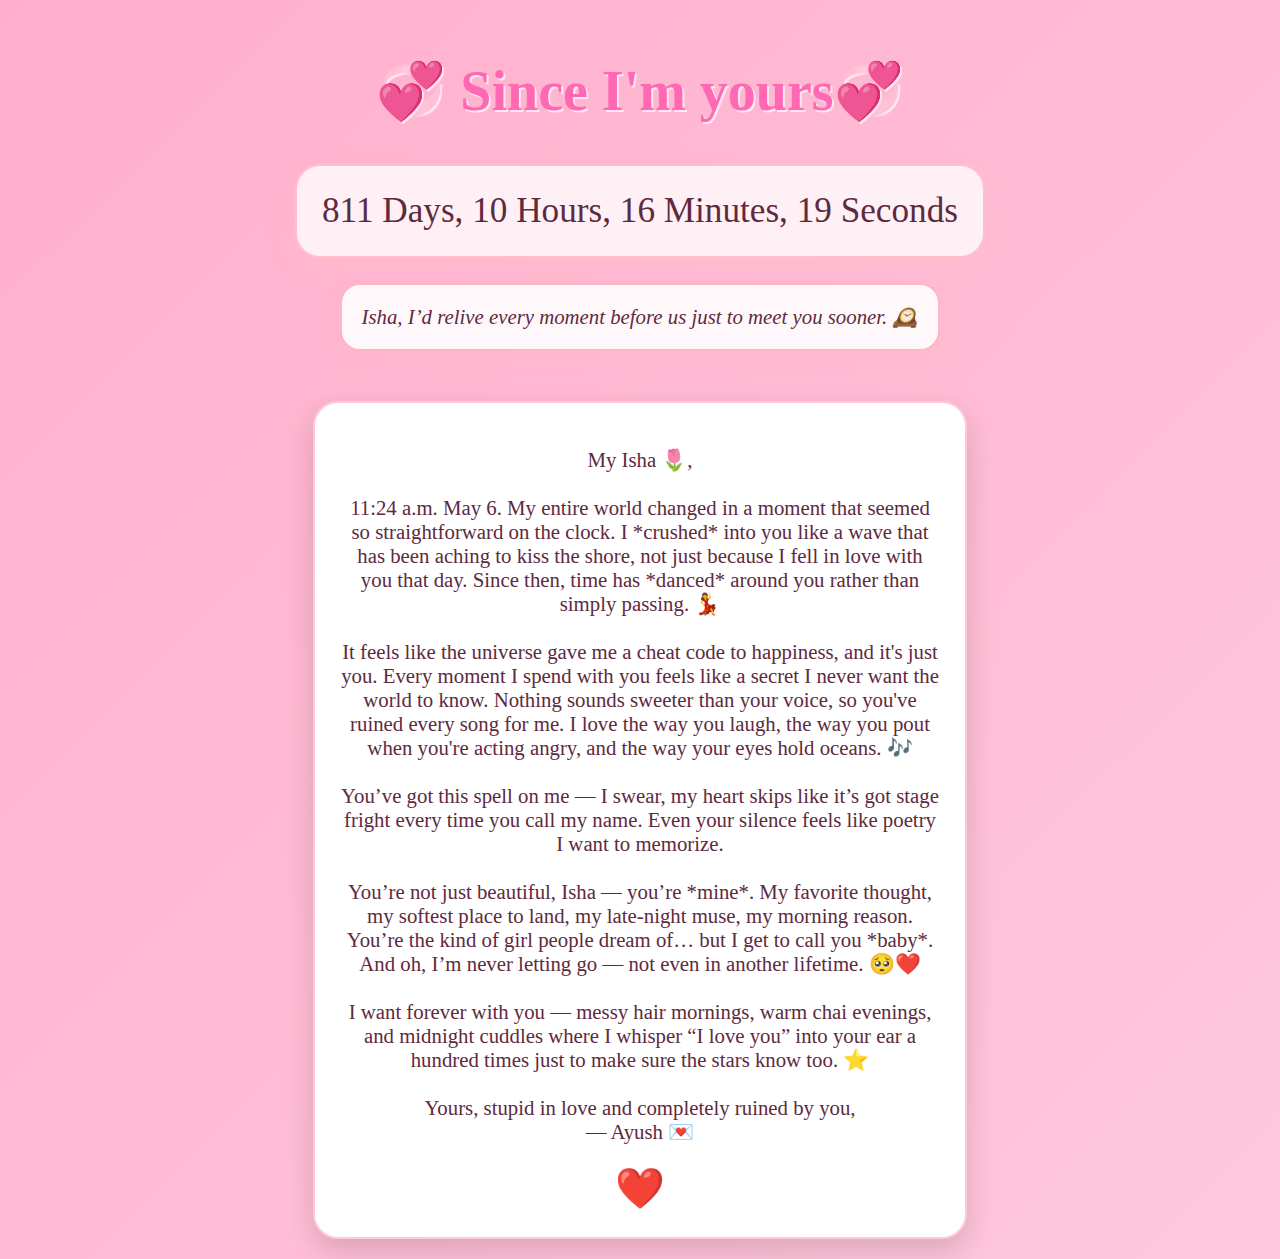
<file: index.html>
<!DOCTYPE html>
<html lang="en">
<head>
  <meta charset="UTF-8">
  <title>Ayush ❤ Isha</title>
  <link rel="stylesheet" href="style.css">
</head>
<body>


  <h1>💞 Since I'm yours💞</h1>

  <div class="timer" id="timer">Loading time...</div>

  <div class="poem" id="poem">Poem loading...</div>

  <div class="letter">
    <p>
        My Isha 🌷,<br><br>
      

        11:24 a.m. May 6. My entire world changed in a moment that seemed so straightforward on the clock. I *crushed* into you like a wave that has been aching to kiss the shore, not just because I fell in love with you that day. Since then, time has *danced* around you rather than simply passing. 💃<br><br>

        It feels like the universe gave me a cheat code to happiness, and it's just you. Every moment I spend with you feels like a secret I never want the world to know. Nothing sounds sweeter than your voice, so you've ruined every song for me. I love the way you laugh, the way you pout when you're acting angry, and the way your eyes hold oceans. 🎶<br><br>
            
      
        You’ve got this spell on me — I swear, my heart skips like it’s got stage fright every time you call my name. Even your silence feels like poetry I want to memorize.<br><br>
      
        You’re not just beautiful, Isha — you’re *mine*. My favorite thought, my softest place to land, my late-night muse, my morning reason. You’re the kind of girl people dream of… but I get to call you *baby*.  
        And oh, I’m never letting go — not even in another lifetime. 🥺❤️<br><br>
      
        I want forever with you — messy hair mornings, warm chai evenings, and midnight cuddles where I whisper “I love you” into your ear a hundred times just to make sure the stars know too. ⭐<br><br>
      
        Yours, stupid in love and completely ruined by you,<br>
        — Ayush 💌
      </p>
      
      
    <div class="heart">❤️</div>
  </div>


  <script src="script.js"></script>
</body>
</html>
</file>
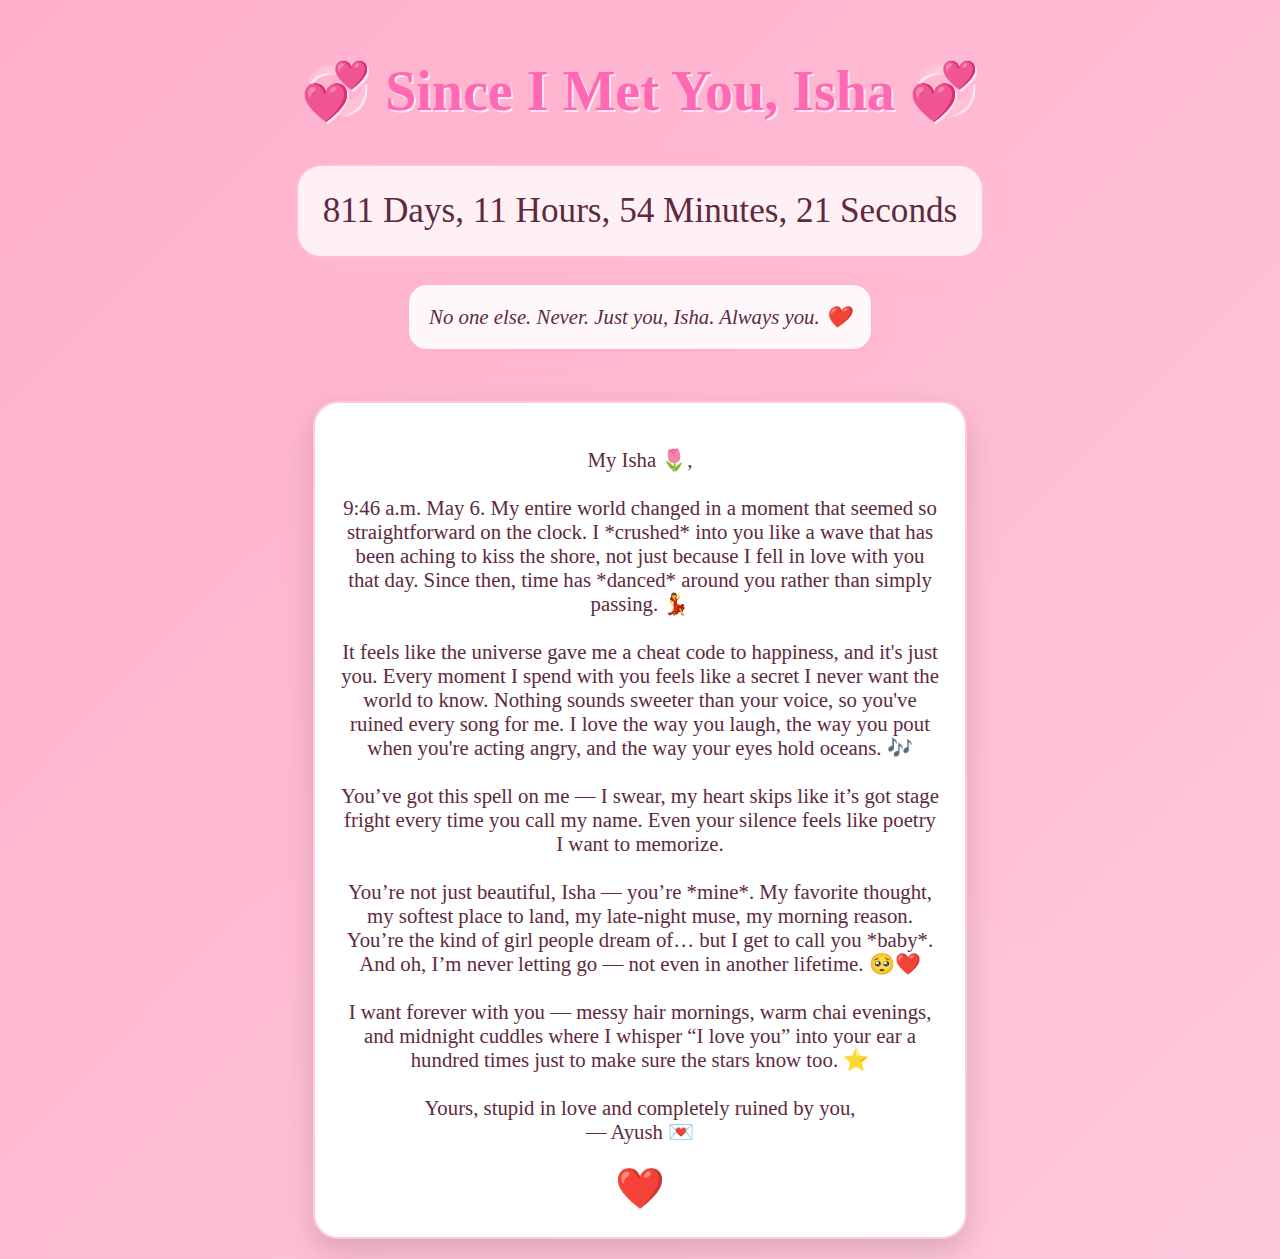
<file: rando/index.html>
<!DOCTYPE html>
<html lang="en">
<head>
  <meta charset="UTF-8">
  <title>Ayush ❤ Isha</title>
  <link rel="stylesheet" href="style.css">
</head>
<body>


  <h1>💞 Since I Met You, Isha 💞</h1>

  <div class="timer" id="timer">Loading time...</div>

  <div class="poem" id="poem">Poem loading...</div>

  <div class="letter">
    <p>
        My Isha 🌷,<br><br>
      

        9:46 a.m. May 6. My entire world changed in a moment that seemed so straightforward on the clock. I *crushed* into you like a wave that has been aching to kiss the shore, not just because I fell in love with you that day. Since then, time has *danced* around you rather than simply passing. 💃<br><br>

        It feels like the universe gave me a cheat code to happiness, and it's just you. Every moment I spend with you feels like a secret I never want the world to know. Nothing sounds sweeter than your voice, so you've ruined every song for me. I love the way you laugh, the way you pout when you're acting angry, and the way your eyes hold oceans. 🎶<br><br>
            
      
        You’ve got this spell on me — I swear, my heart skips like it’s got stage fright every time you call my name. Even your silence feels like poetry I want to memorize.<br><br>
      
        You’re not just beautiful, Isha — you’re *mine*. My favorite thought, my softest place to land, my late-night muse, my morning reason. You’re the kind of girl people dream of… but I get to call you *baby*.  
        And oh, I’m never letting go — not even in another lifetime. 🥺❤️<br><br>
      
        I want forever with you — messy hair mornings, warm chai evenings, and midnight cuddles where I whisper “I love you” into your ear a hundred times just to make sure the stars know too. ⭐<br><br>
      
        Yours, stupid in love and completely ruined by you,<br>
        — Ayush 💌
      </p>
      
      
    <div class="heart">❤️</div>
  </div>


  <script src="script.js"></script>
</body>
</html>
</file>
<file: style.css>
body {
    margin: 0;
    font-family: 'Playfair Display', serif;
    background: linear-gradient(135deg, #ffafcc, #ffc8dd);
    color: #5e2a3e;
    display: flex;
    flex-direction: column;
    align-items: center;
    justify-content: flex-start;
    min-height: 100vh;
    text-align: center;
    position: relative;
    overflow-y: auto;
    padding: 20px;
}

h1 {
    font-size: 3.5rem;
    margin-bottom: 15px;
    color: #ff69b4;
    text-shadow: 2px 2px #ffe6f0;
    animation: fadeIn 2s ease-in-out;
}

.timer {
    font-size: 2.2rem;
    margin: 25px 0;
    background: #fff0f5;
    padding: 25px;
    border-radius: 25px;
    box-shadow: 0 12px 24px rgba(255, 192, 203, 0.4);
    border: 2px solid #ffc0cb;
    animation: fadeIn 2s ease-in-out;
}

.poem {
    font-style: italic;
    margin-bottom: 35px;
    background: #fff8fb;
    padding: 20px;
    border-radius: 20px;
    box-shadow: 0 10px 20px rgba(255, 182, 193, 0.3);
    max-width: 600px;
    font-size: 1.3rem;
    border: 2px solid #ffb6c1;
    animation: fadeIn 2s ease-in-out;
}

.letter {
    max-width: 600px;
    font-size: 1.3rem;
    margin-top: 15px;
    padding: 25px;
    background: #fff;
    border-radius: 25px;
    box-shadow: 0 12px 30px rgba(0,0,0,0.15);
    border: 2px solid #ffc8dd;
    animation: fadeIn 2s ease-in-out;
}

.heart {
    font-size: 2.5rem;
    animation: pulse 1s infinite, float 5s infinite;
    margin-top: 15px;
    color: #ff69b4;
}

.pic-heart {
    font-size: 2.5rem;
    padding: 12px 25px;
    background-color: #ffb6c1;
    border: none;
    border-radius: 50%;
    cursor: pointer;
    margin-top: 25px;
    transition: transform 0.3s ease;
    box-shadow: 0 5px 15px rgba(255, 182, 193, 0.5);
}

.pic-heart:hover {
    transform: scale(1.2);
}

.popup {
    display: none;
    position: fixed;
    z-index: 100;
    left: 0; top: 0;
    width: 100vw; height: 100vh;
    background: rgba(0,0,0,0.7);
    align-items: center;
    justify-content: center;
}

.popup-img {
    max-width: 90%;
    max-height: 80vh;
    border-radius: 15px;
    box-shadow: 0 0 25px white;
}

.close {
    position: absolute;
    top: 20px; right: 40px;
    color: white;
    font-size: 3.5rem;
    font-weight: bold;
    cursor: pointer;
}

@keyframes pulse {
    0% { transform: scale(1); }
    50% { transform: scale(1.3); }
    100% { transform: scale(1); }
}

@keyframes float {
    0% { transform: translateY(0); }
    50% { transform: translateY(-20px); }
    100% { transform: translateY(0); }
}

@keyframes fadeIn {
    from { opacity: 0; }
    to { opacity: 1; }
}

.floating-hearts {
    position: absolute;
    width: 100%;
    height: 100%;
    overflow: hidden;
    pointer-events: none;
}

.floating-hearts span {
    position: absolute;
    font-size: 2rem;
    color: #ff69b4;
    animation: floatHeart 8s infinite ease-in-out;
}

.floating-hearts span:nth-child(1) {
    left: 10%;
    animation-duration: 6s;
    animation-delay: 0s;
}

.floating-hearts span:nth-child(2) {
    left: 30%;
    animation-duration: 7s;
    animation-delay: 1s;
}

.floating-hearts span:nth-child(3) {
    left: 50%;
    animation-duration: 8s;
    animation-delay: 2s;
}

.floating-hearts span:nth-child(4) {
    left: 70%;
    animation-duration: 9s;
    animation-delay: 3s;
}

.floating-hearts span:nth-child(5) {
    left: 90%;
    animation-duration: 10s;
    animation-delay: 4s;
}

@keyframes floatHeart {
    0% { transform: translateY(0) rotate(0); }
    50% { transform: translateY(-30px) rotate(10deg); }
    100% { transform: translateY(0) rotate(0); }
}

/* Responsive Design */
@media (max-width: 768px) {
    h1 {
        font-size: 2.5rem;
    }

    .timer, .poem, .letter {
        font-size: 1.2rem;
        padding: 15px;
    }

    .heart, .pic-heart {
        font-size: 2rem;
    }

    .floating-hearts span {
        font-size: 1.5rem;
    }
}

@media (max-width: 480px) {
    h1 {
        font-size: 2rem;
    }

    .timer, .poem, .letter {
        font-size: 1rem;
        padding: 10px;
    }

    .heart, .pic-heart {
        font-size: 1.5rem;
    }

    .floating-hearts span {
        font-size: 1rem;
    }
}
</file>
<file: rando/style.css>
body {
    margin: 0;
    font-family: 'Playfair Display', serif;
    background: linear-gradient(135deg, #ffafcc, #ffc8dd);
    color: #5e2a3e;
    display: flex;
    flex-direction: column;
    align-items: center;
    justify-content: flex-start;
    min-height: 100vh;
    text-align: center;
    position: relative;
    overflow-y: auto;
    padding: 20px;
}

h1 {
    font-size: 3.5rem;
    margin-bottom: 15px;
    color: #ff69b4;
    text-shadow: 2px 2px #ffe6f0;
    animation: fadeIn 2s ease-in-out;
}

.timer {
    font-size: 2.2rem;
    margin: 25px 0;
    background: #fff0f5;
    padding: 25px;
    border-radius: 25px;
    box-shadow: 0 12px 24px rgba(255, 192, 203, 0.4);
    border: 2px solid #ffc0cb;
    animation: fadeIn 2s ease-in-out;
}

.poem {
    font-style: italic;
    margin-bottom: 35px;
    background: #fff8fb;
    padding: 20px;
    border-radius: 20px;
    box-shadow: 0 10px 20px rgba(255, 182, 193, 0.3);
    max-width: 600px;
    font-size: 1.3rem;
    border: 2px solid #ffb6c1;
    animation: fadeIn 2s ease-in-out;
}

.letter {
    max-width: 600px;
    font-size: 1.3rem;
    margin-top: 15px;
    padding: 25px;
    background: #fff;
    border-radius: 25px;
    box-shadow: 0 12px 30px rgba(0,0,0,0.15);
    border: 2px solid #ffc8dd;
    animation: fadeIn 2s ease-in-out;
}

.heart {
    font-size: 2.5rem;
    animation: pulse 1s infinite, float 5s infinite;
    margin-top: 15px;
    color: #ff69b4;
}

.pic-heart {
    font-size: 2.5rem;
    padding: 12px 25px;
    background-color: #ffb6c1;
    border: none;
    border-radius: 50%;
    cursor: pointer;
    margin-top: 25px;
    transition: transform 0.3s ease;
    box-shadow: 0 5px 15px rgba(255, 182, 193, 0.5);
}

.pic-heart:hover {
    transform: scale(1.2);
}

.popup {
    display: none;
    position: fixed;
    z-index: 100;
    left: 0; top: 0;
    width: 100vw; height: 100vh;
    background: rgba(0,0,0,0.7);
    align-items: center;
    justify-content: center;
}

.popup-img {
    max-width: 90%;
    max-height: 80vh;
    border-radius: 15px;
    box-shadow: 0 0 25px white;
}

.close {
    position: absolute;
    top: 20px; right: 40px;
    color: white;
    font-size: 3.5rem;
    font-weight: bold;
    cursor: pointer;
}

@keyframes pulse {
    0% { transform: scale(1); }
    50% { transform: scale(1.3); }
    100% { transform: scale(1); }
}

@keyframes float {
    0% { transform: translateY(0); }
    50% { transform: translateY(-20px); }
    100% { transform: translateY(0); }
}

@keyframes fadeIn {
    from { opacity: 0; }
    to { opacity: 1; }
}

.floating-hearts {
    position: absolute;
    width: 100%;
    height: 100%;
    overflow: hidden;
    pointer-events: none;
}

.floating-hearts span {
    position: absolute;
    font-size: 2rem;
    color: #ff69b4;
    animation: floatHeart 8s infinite ease-in-out;
}

.floating-hearts span:nth-child(1) {
    left: 10%;
    animation-duration: 6s;
    animation-delay: 0s;
}

.floating-hearts span:nth-child(2) {
    left: 30%;
    animation-duration: 7s;
    animation-delay: 1s;
}

.floating-hearts span:nth-child(3) {
    left: 50%;
    animation-duration: 8s;
    animation-delay: 2s;
}

.floating-hearts span:nth-child(4) {
    left: 70%;
    animation-duration: 9s;
    animation-delay: 3s;
}

.floating-hearts span:nth-child(5) {
    left: 90%;
    animation-duration: 10s;
    animation-delay: 4s;
}

@keyframes floatHeart {
    0% { transform: translateY(0) rotate(0); }
    50% { transform: translateY(-30px) rotate(10deg); }
    100% { transform: translateY(0) rotate(0); }
}

/* Responsive Design */
@media (max-width: 768px) {
    h1 {
        font-size: 2.5rem;
    }

    .timer, .poem, .letter {
        font-size: 1.2rem;
        padding: 15px;
    }

    .heart, .pic-heart {
        font-size: 2rem;
    }

    .floating-hearts span {
        font-size: 1.5rem;
    }
}

@media (max-width: 480px) {
    h1 {
        font-size: 2rem;
    }

    .timer, .poem, .letter {
        font-size: 1rem;
        padding: 10px;
    }

    .heart, .pic-heart {
        font-size: 1.5rem;
    }

    .floating-hearts span {
        font-size: 1rem;
    }
}
</file>
